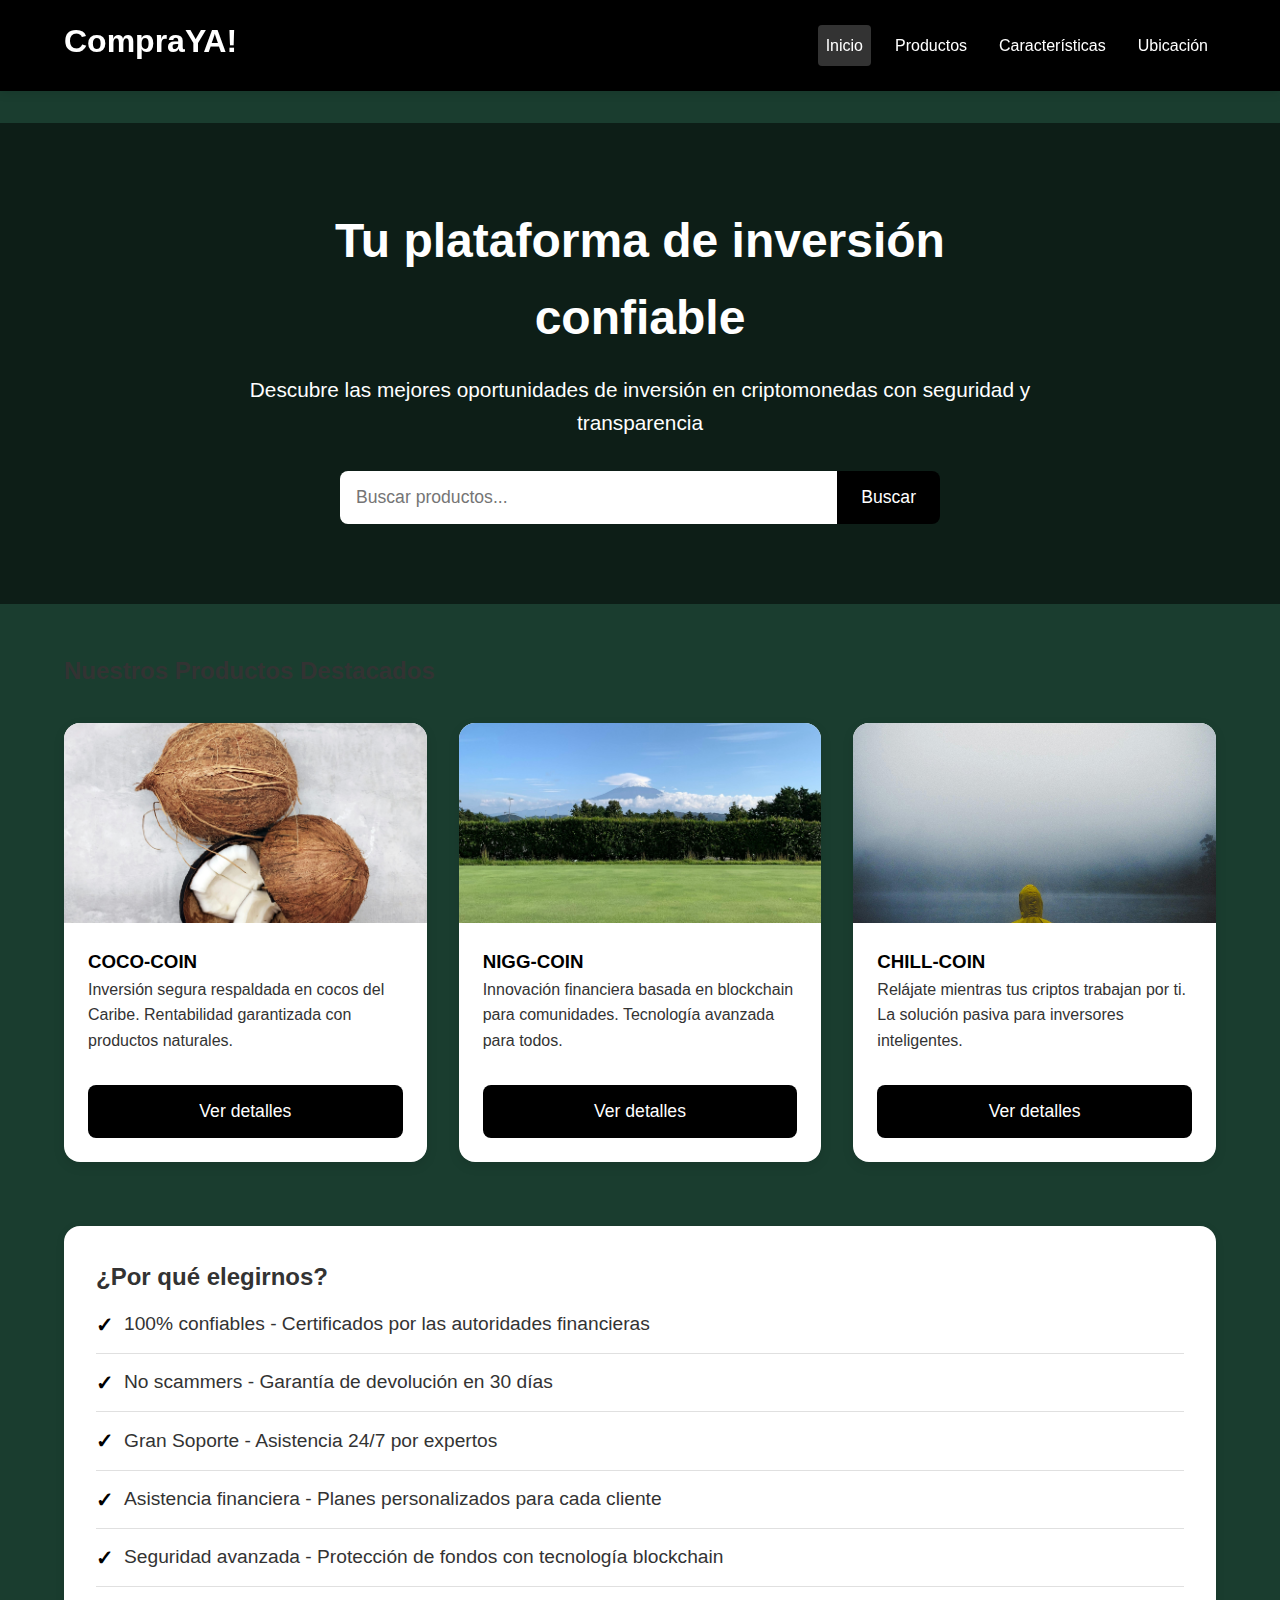
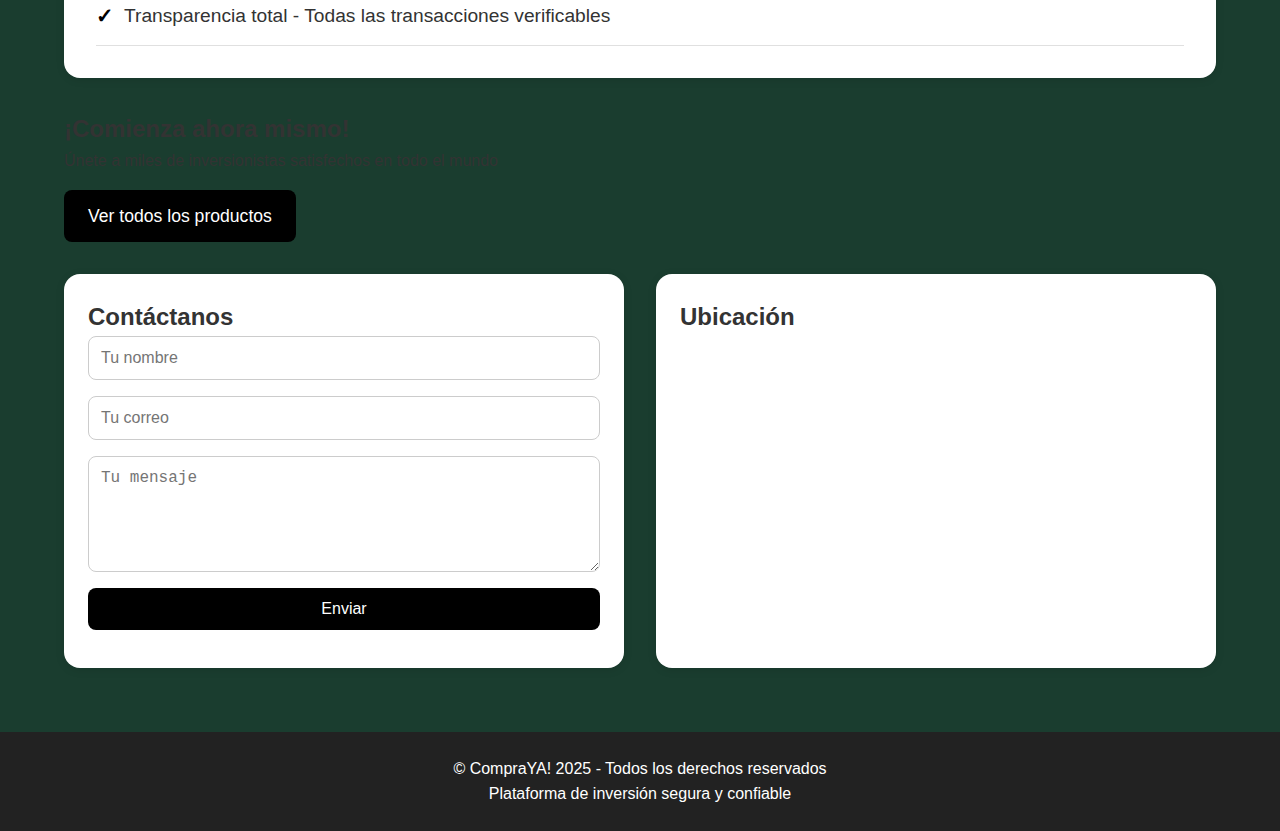
<file: index.html>
<!DOCTYPE html>
<html lang="es">
<head>
  <meta charset="UTF-8">
  <meta name="viewport" content="width=device-width, initial-scale=1.0">
  <title>CompraYA! - Inicio</title>
  <link rel="stylesheet" href="webp.css">
</head>
<body>
  <header>
    <div class="header-container container">
      <p class="logo">CompraYA!</p>
      <nav>
        <a href="index.html" class="active">Inicio</a>
        <a href="productos.html">Productos</a>
        <a href="#caracteristicas">Características</a>
        <a href="#contacto">Ubicación</a>
      </nav>
    </div>
  </header>

  <main>
    <section class="hero">
      <div class="hero-content">
        <h1>Tu plataforma de inversión confiable</h1>
        <p>Descubre las mejores oportunidades de inversión en criptomonedas con seguridad y transparencia</p>
        <div class="search-box">
          <input type="text" placeholder="Buscar productos...">
          <button>Buscar</button>
        </div>
      </div>
    </section>

    <div class="container">
      <section id="enter-cards">
        <h2>Nuestros Productos Destacados</h2>
        <div class="cards-grid">
          <div class="carta">
            <img src="img/pexels-bogdankrupin-3986706.jpg" alt="COCO-COIN">
            <div class="carta-content">
              <h3>COCO-COIN</h3>
              <p>Inversión segura respaldada en cocos del Caribe. Rentabilidad garantizada con productos naturales.</p>
              <a href="productos.html#coco-coin" class="btn">Ver detalles</a>
            </div>
          </div>
          
          <div class="carta">
            <img src="img/pexels-leon-huang-360716986-14745766.jpg" alt="NIGG-COIN">
            <div class="carta-content">
              <h3>NIGG-COIN</h3>
              <p>Innovación financiera basada en blockchain para comunidades. Tecnología avanzada para todos.</p>
              <a href="productos.html#nigg-coin" class="btn">Ver detalles</a>
            </div>
          </div>
          
          <div class="carta">
            <img src="img/pexels-ggzadam-2894948.jpg" alt="CHILL-COIN">
            <div class="carta-content">
              <h3>CHILL-COIN</h3>
              <p>Relájate mientras tus criptos trabajan por ti. La solución pasiva para inversores inteligentes.</p>
              <a href="productos.html#chill-coin" class="btn">Ver detalles</a>
            </div>
          </div>
        </div>
      </section>

      <section id="caracteristicas">
        <h2>¿Por qué elegirnos?</h2>
        <ul>
          <li>100% confiables - Certificados por las autoridades financieras</li>
          <li>No scammers - Garantía de devolución en 30 días</li>
          <li>Gran Soporte - Asistencia 24/7 por expertos</li>
          <li>Asistencia financiera - Planes personalizados para cada cliente</li>
          <li>Seguridad avanzada - Protección de fondos con tecnología blockchain</li>
          <li>Transparencia total - Todas las transacciones verificables</li>
        </ul>
      </section>

      <section id="compra">
        <h2>¡Comienza ahora mismo!</h2>
        <p>Únete a miles de inversionistas satisfechos en todo el mundo</p>
        <a href="productos.html" class="btn">Ver todos los productos</a>
      </section>

      <section id="contacto" class="contacto-section">
        <div class="formulario">
          <h2>Contáctanos</h2>
          <form>
            <input type="text" placeholder="Tu nombre" required>
            <input type="email" placeholder="Tu correo" required>
            <textarea rows="5" placeholder="Tu mensaje" required></textarea>
            <button type="submit">Enviar</button>
          </form>
        </div>
        <div class="mapa">
          <h2>Ubicación</h2>
          <iframe 
            src="https://www.google.com/maps/embed?pb=!1m18!1m12!1m3!1d387190.2798864217!2d-74.2598645319362!3d40.6976700631467!2m3!1f0!2f0!3f0!3m2!1i1024!2i768!4f13.1!3m3!1m2!1s0x0%3A0x0!2zNDDCsDQxJzUxLjYiTiA3NMKwMTUnNDIuNiJX!5e0!3m2!1ses-419!2sco!4v1615408625240!5m2!1ses-419!2sco" 
            allowfullscreen 
            loading="lazy">
          </iframe>
        </div>
      </section>
    </div>
  </main>

  <footer>
    <div class="container">
      <p>&copy; CompraYA! 2025 - Todos los derechos reservados</p>
      <p>Plataforma de inversión segura y confiable</p>
    </div>
  </footer>
</body>
</html>
</file>
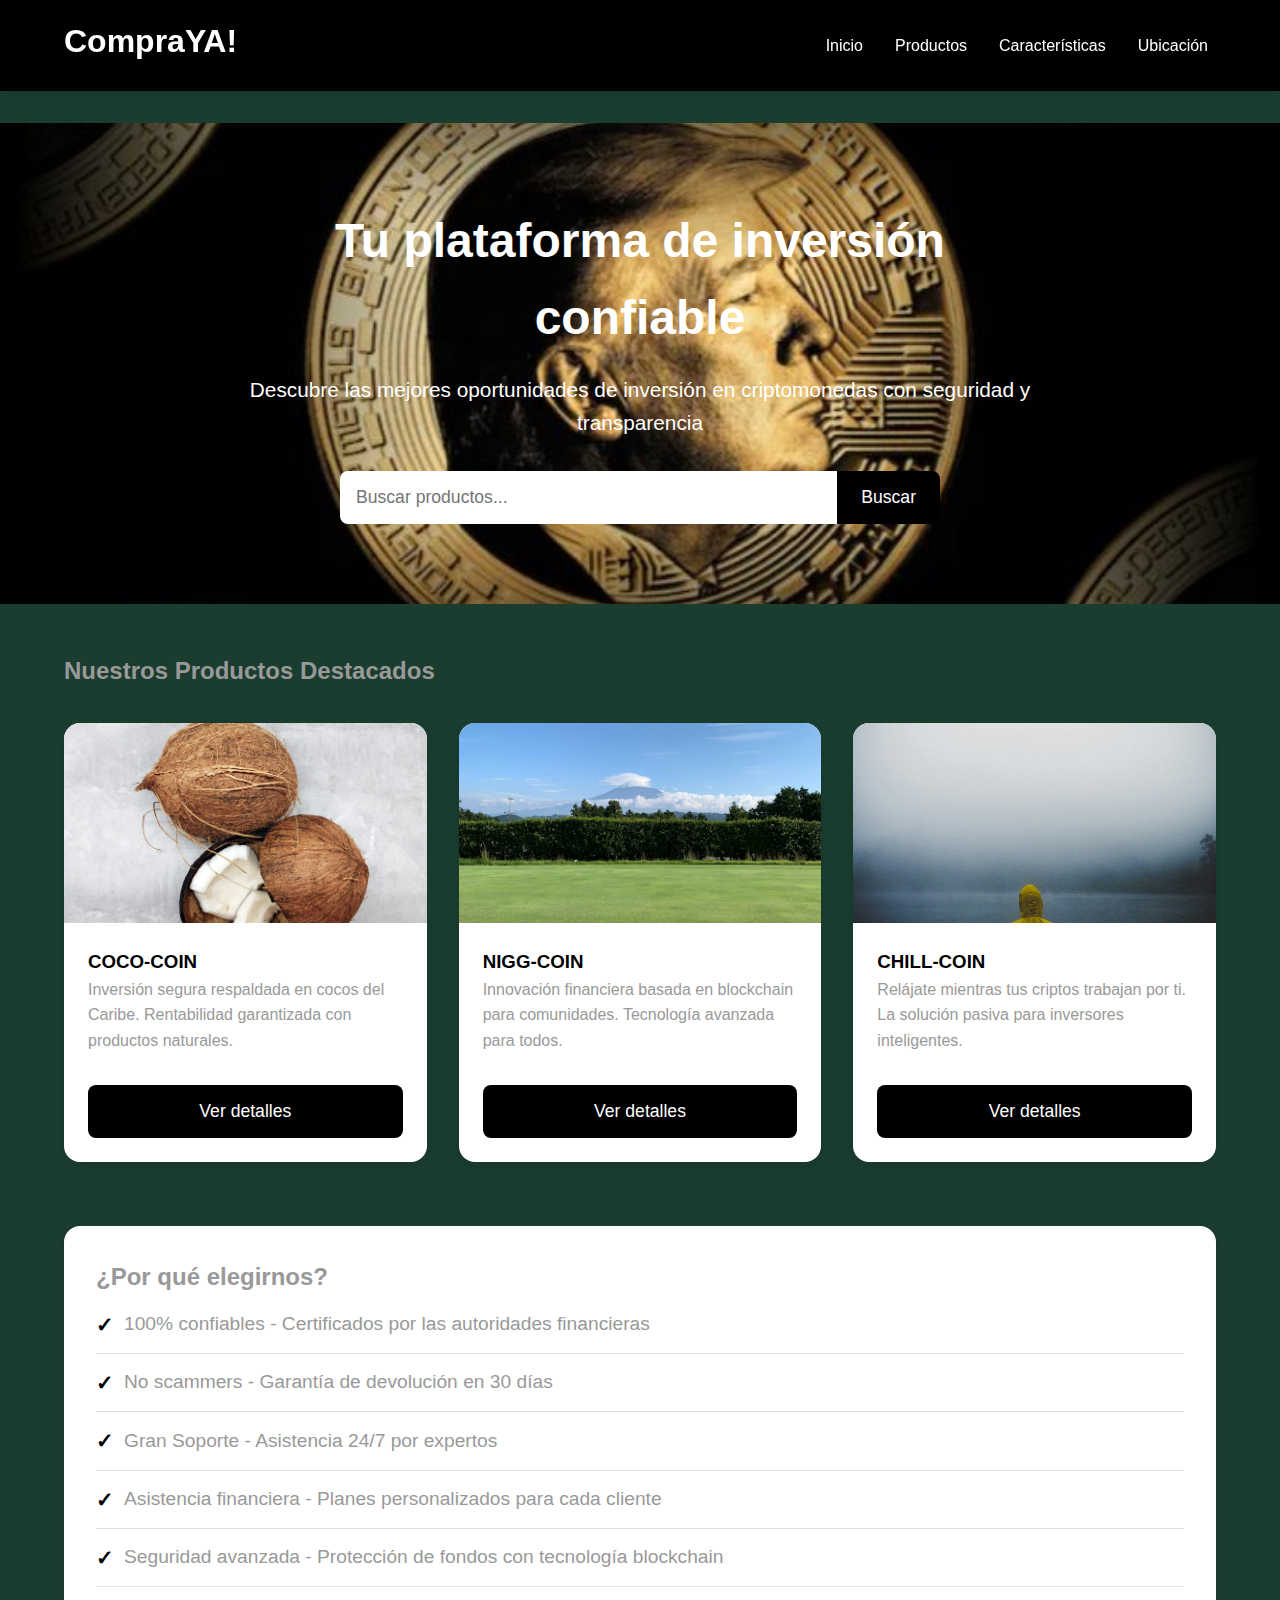
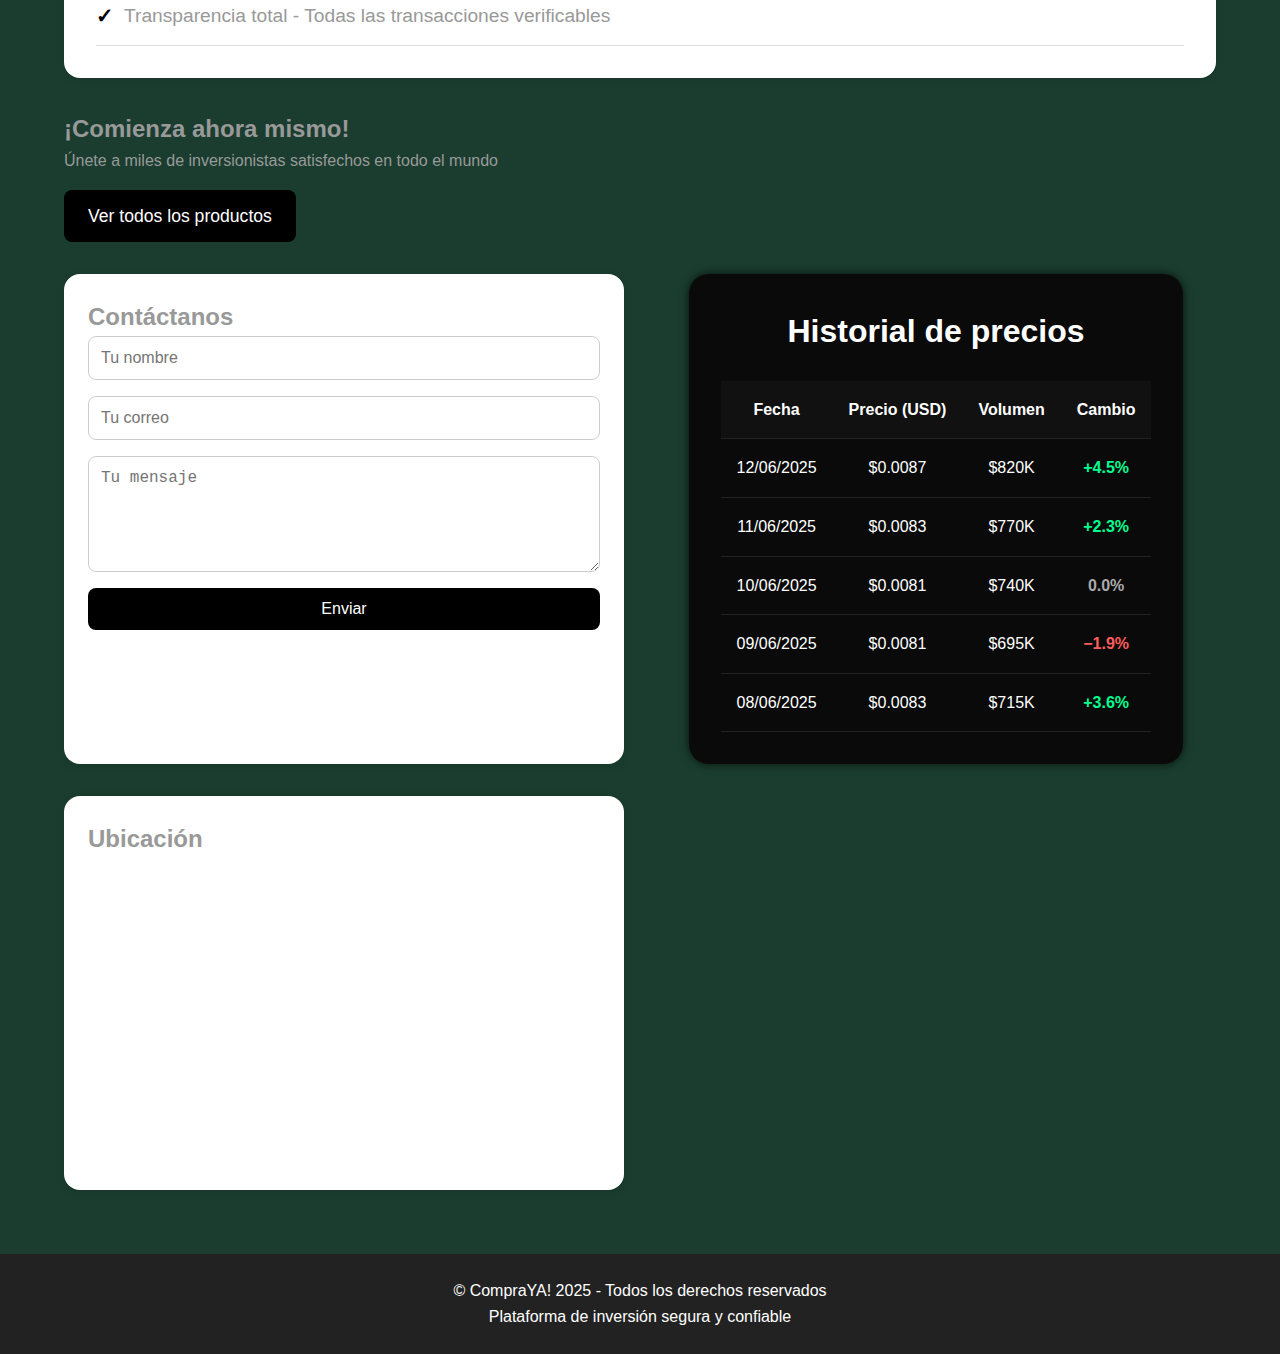
<file: img/WEBPfinal/index.html>
<!DOCTYPE html>
<html lang="es">
<head>
  <meta charset="UTF-8">
  <meta name="viewport" content="width=device-width, initial-scale=1.0">
  <title>CompraYA! - Inicio</title>
  <link rel="stylesheet" href="webp.css">
</head>
<body>
  <header>
    <div class="header-container container">
      <p class="logo">CompraYA!</p>
      <nav>
        <a href="index.html" class="active">Inicio</a>
        <a href="productos.html">Productos</a>
        <a href="#caracteristicas">Características</a>
        <a href="#contacto">Ubicación</a>
      </nav>
    </div>
  </header>

  <main>
    <section class="hero">
      <div class="hero-content">
        <h1>Tu plataforma de inversión confiable</h1>
        <p>Descubre las mejores oportunidades de inversión en criptomonedas con seguridad y transparencia</p>
        <div class="search-box">
          <input type="text" placeholder="Buscar productos...">
          <button>Buscar</button>
        </div>
      </div>
    </section>

    <div class="container">
      <section id="enter-cards">
        <h2>Nuestros Productos Destacados</h2>
        <div class="cards-grid">
          <div class="carta">
            <img src="img/pexels-bogdankrupin-3986706.jpg" alt="COCO-COIN">
            <div class="carta-content">
              <h3>COCO-COIN</h3>
              <p>Inversión segura respaldada en cocos del Caribe. Rentabilidad garantizada con productos naturales.</p>
              <a href="productos.html#coco-coin" class="btn">Ver detalles</a>
            </div>
          </div>
          
          <div class="carta">
            <img src="img/pexels-leon-huang-360716986-14745766.jpg" alt="NIGG-COIN">
            <div class="carta-content">
              <h3>NIGG-COIN</h3>
              <p>Innovación financiera basada en blockchain para comunidades. Tecnología avanzada para todos.</p>
              <a href="productos.html#nigg-coin" class="btn">Ver detalles</a>
            </div>
          </div>
          
          <div class="carta">
            <img src="img/pexels-ggzadam-2894948.jpg" alt="CHILL-COIN">
            <div class="carta-content">
              <h3>CHILL-COIN</h3>
              <p>Relájate mientras tus criptos trabajan por ti. La solución pasiva para inversores inteligentes.</p>
              <a href="productos.html#chill-coin" class="btn">Ver detalles</a>
            </div>
          </div>
        </div>
      </section>

      <section id="caracteristicas">
        <h2>¿Por qué elegirnos?</h2>
        <ul>
          <li>100% confiables - Certificados por las autoridades financieras</li>
          <li>No scammers - Garantía de devolución en 30 días</li>
          <li>Gran Soporte - Asistencia 24/7 por expertos</li>
          <li>Asistencia financiera - Planes personalizados para cada cliente</li>
          <li>Seguridad avanzada - Protección de fondos con tecnología blockchain</li>
          <li>Transparencia total - Todas las transacciones verificables</li>
        </ul>
      </section>

      <section id="compra">
        <h2>¡Comienza ahora mismo!</h2>
        <p>Únete a miles de inversionistas satisfechos en todo el mundo</p>
        <a href="productos.html" class="btn">Ver todos los productos</a>
      </section>

      <section id="contacto" class="contacto-section">
        <div class="formulario">
          <h2>Contáctanos</h2>
          <form>
            <input type="text" placeholder="Tu nombre" required>
            <input type="email" placeholder="Tu correo" required>
            <textarea rows="5" placeholder="Tu mensaje" required></textarea>
            <button type="submit">Enviar</button>
          </form>
        </div>
        <section class="price-table-section">
  <h2>Historial de precios</h2>
  <table class="price-table">
    <thead>
      <tr>
        <th>Fecha</th>
        <th>Precio (USD)</th>
        <th>Volumen</th>
        <th>Cambio</th>
      </tr>
    </thead>
    <tbody>
      <tr>
        <td>12/06/2025</td>
        <td>$0.0087</td>
        <td>$820K</td>
        <td class="positive">+4.5%</td>
      </tr>
      <tr>
        <td>11/06/2025</td>
        <td>$0.0083</td>
        <td>$770K</td>
        <td class="positive">+2.3%</td>
      </tr>
      <tr>
        <td>10/06/2025</td>
        <td>$0.0081</td>
        <td>$740K</td>
        <td class="neutral">0.0%</td>
      </tr>
      <tr>
        <td>09/06/2025</td>
        <td>$0.0081</td>
        <td>$695K</td>
        <td class="negative">−1.9%</td>
      </tr>
      <tr>
        <td>08/06/2025</td>
        <td>$0.0083</td>
        <td>$715K</td>
        <td class="positive">+3.6%</td>
      </tr>
    </tbody>
  </table>
</section>
        <div class="mapa">
          <h2>Ubicación</h2>
          <iframe 
            src="https://www.google.com/maps/embed?pb=!1m18!1m12!1m3!1d387190.2798864217!2d-74.2598645319362!3d40.6976700631467!2m3!1f0!2f0!3f0!3m2!1i1024!2i768!4f13.1!3m3!1m2!1s0x0%3A0x0!2zNDDCsDQxJzUxLjYiTiA3NMKwMTUnNDIuNiJX!5e0!3m2!1ses-419!2sco!4v1615408625240!5m2!1ses-419!2sco" 
            allowfullscreen 
            loading="lazy">
          </iframe>
        </div>
      </section>
    </div>
  </main>

  <footer>
    <div class="container">
      <p>&copy; CompraYA! 2025 - Todos los derechos reservados</p>
      <p>Plataforma de inversión segura y confiable</p>
    </div>
  </footer>
</body>
</html>
</file>
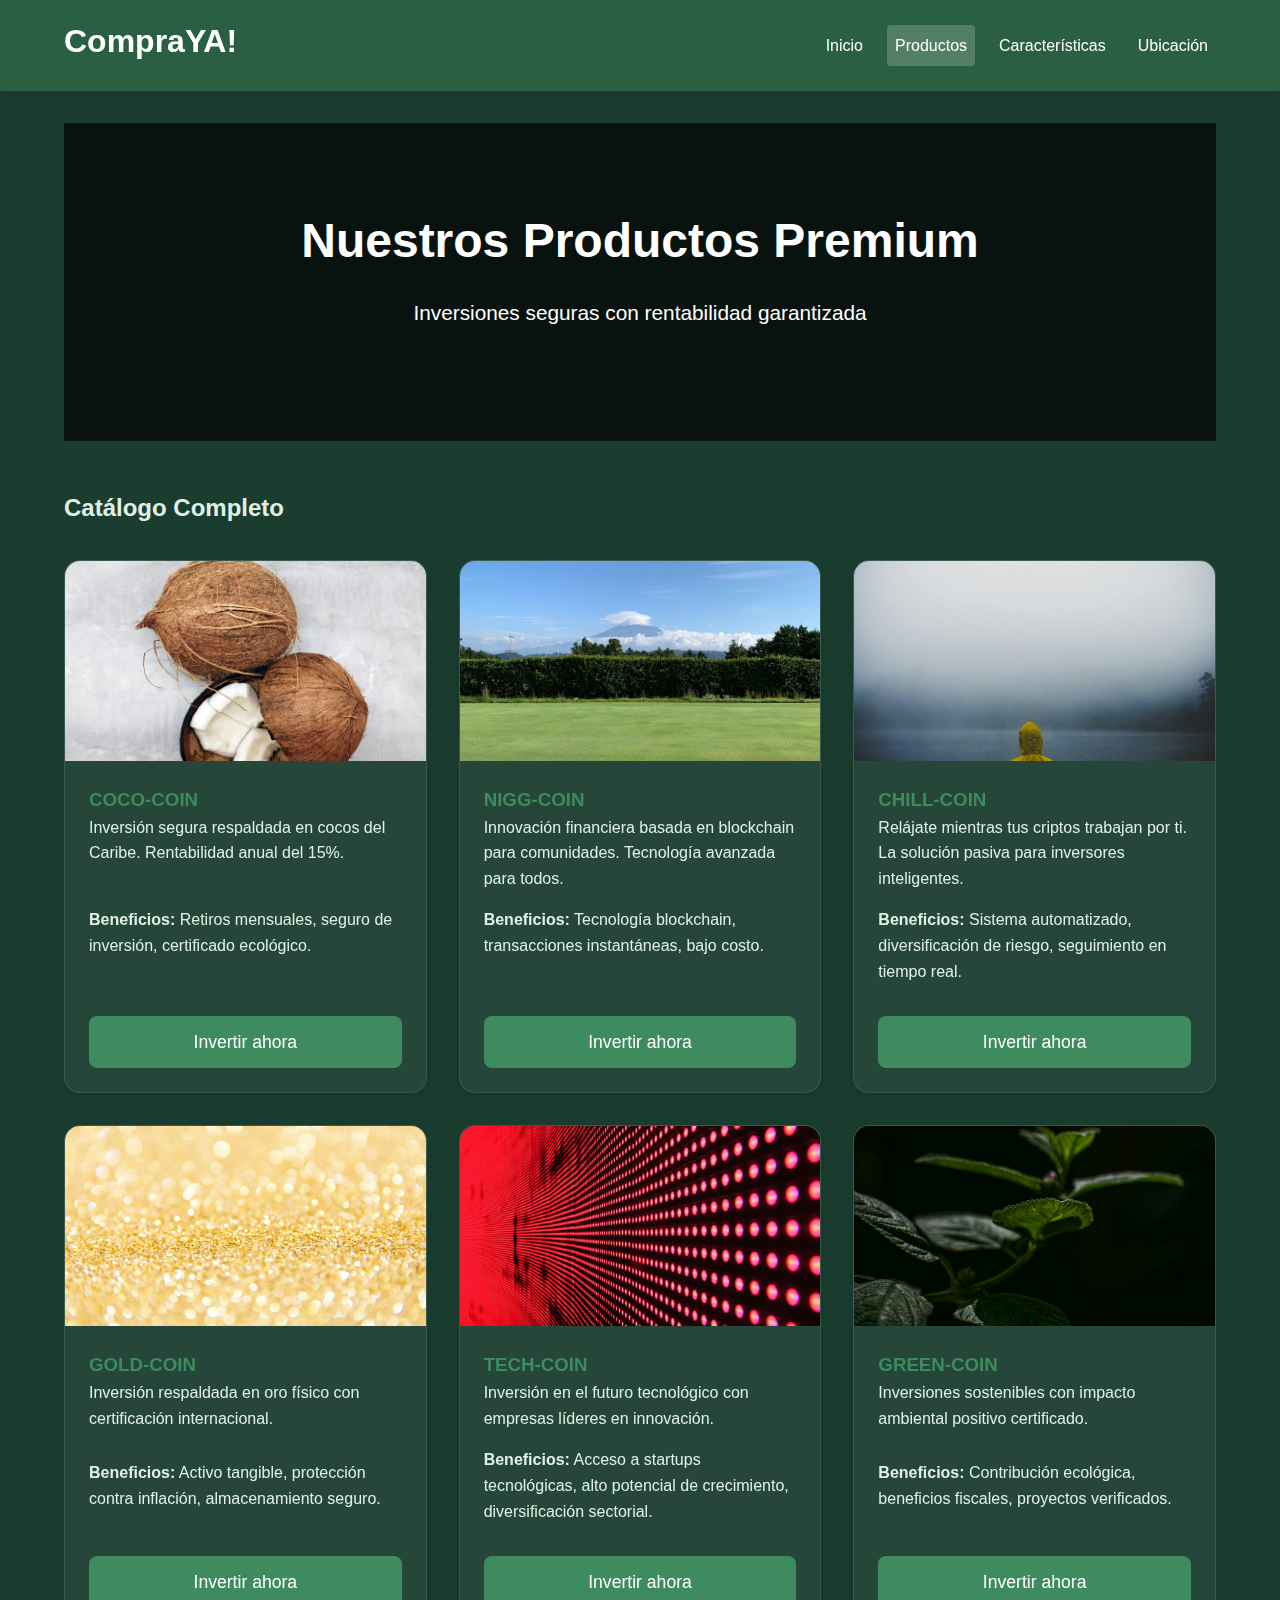
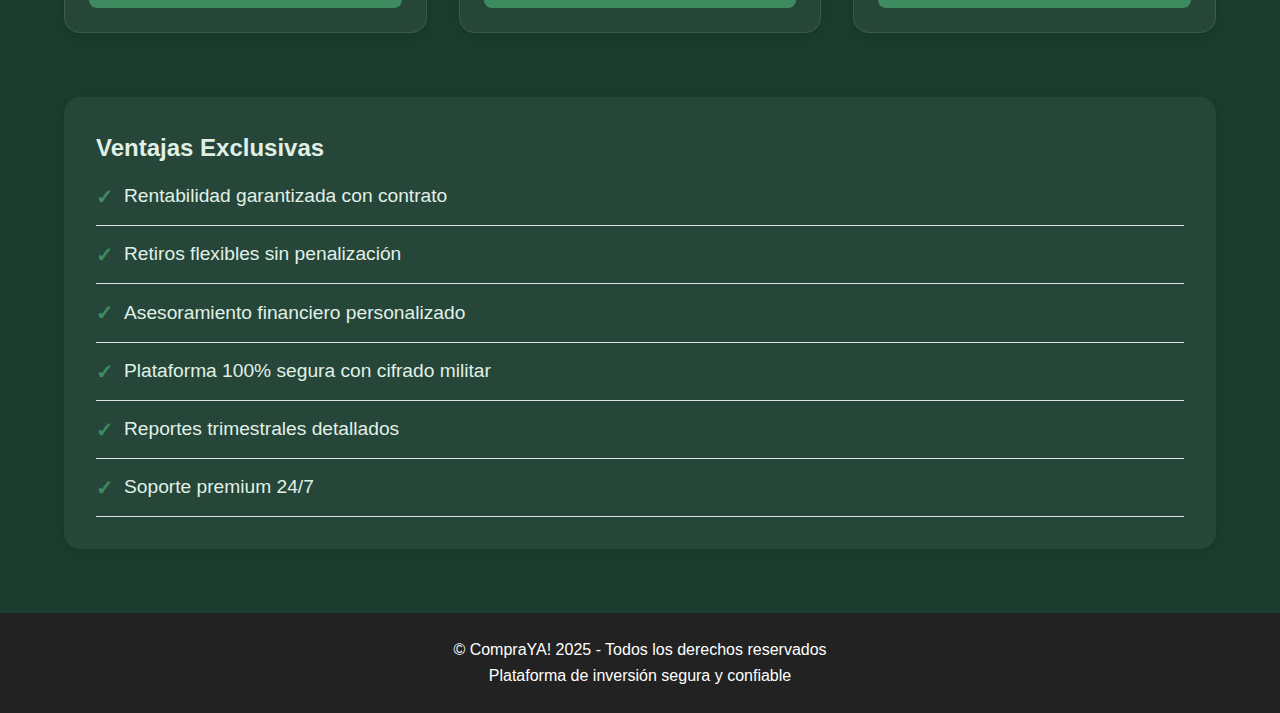
<file: productos.html>
<!DOCTYPE html>
<html lang="es">
<head>
  <meta charset="UTF-8">
  <meta name="viewport" content="width=device-width, initial-scale=1.0">
  <title>CompraYA! - Productos</title>
  <link rel="stylesheet" href="webp.css">
</head>
<body class="productos-page">
  <header>
    <div class="header-container container">
      <p class="logo">CompraYA!</p>
      <nav>
        <a href="index.html">Inicio</a>
        <a href="productos.html" class="active">Productos</a>
        <a href="index.html#caracteristicas">Características</a>
        <a href="index.html#contacto">Ubicación</a>
      </nav>
    </div>
  </header>

  <main>
    <div class="container">
      <section class="hero" style="background: linear-gradient(rgba(0, 0, 0, 0.7), rgba(0, 0, 0, 0.7)), url('https://images.unsplash.com/photo-1620336655055-b088f8cfbff0?ixlib=rb-4.0.3&auto=format&fit=crop&w=1200&q=80');">
        <div class="hero-content">
          <h1>Nuestros Productos Premium</h1>
          <p>Inversiones seguras con rentabilidad garantizada</p>
        </div>
      </section>

      <section id="enter-cards">
        <h2>Catálogo Completo</h2>
        <div class="cards-grid">
          <div class="carta" id="coco-coin">
            <img src="img/pexels-bogdankrupin-3986706.jpg" alt="COCO-COIN">
            <div class="carta-content">
              <h3>COCO-COIN</h3>
              <p>Inversión segura respaldada en cocos del Caribe. Rentabilidad anual del 15%.</p>
              <p><strong>Beneficios:</strong> Retiros mensuales, seguro de inversión, certificado ecológico.</p>
              <a href="#" class="btn">Invertir ahora</a>
            </div>
          </div>
          
          <div class="carta" id="nigg-coin">
            <img src="img/pexels-leon-huang-360716986-14745766.jpg" alt="NIGG-COIN">
            <div class="carta-content">
              <h3>NIGG-COIN</h3>
              <p>Innovación financiera basada en blockchain para comunidades. Tecnología avanzada para todos.</p>
              <p><strong>Beneficios:</strong> Tecnología blockchain, transacciones instantáneas, bajo costo.</p>
              <a href="#" class="btn">Invertir ahora</a>
            </div>
          </div>
          
          <div class="carta" id="chill-coin">
            <img src="img/pexels-ggzadam-2894948.jpg" alt="CHILL-COIN">
            <div class="carta-content">
              <h3>CHILL-COIN</h3>
              <p>Relájate mientras tus criptos trabajan por ti. La solución pasiva para inversores inteligentes.</p>
              <p><strong>Beneficios:</strong> Sistema automatizado, diversificación de riesgo, seguimiento en tiempo real.</p>
              <a href="#" class="btn">Invertir ahora</a>
            </div>
          </div>
          
          <div class="carta">
            <img src="img/pexels-namakuki-751374.jpg" alt="GOLD-COIN">
            <div class="carta-content">
              <h3>GOLD-COIN</h3>
              <p>Inversión respaldada en oro físico con certificación internacional.</p>
              <p><strong>Beneficios:</strong> Activo tangible, protección contra inflación, almacenamiento seguro.</p>
              <a href="#" class="btn">Invertir ahora</a>
            </div>
          </div>
          
          <div class="carta">
            <img src="img/pexels-pixabay-158826.jpg" alt="TECH-COIN">
            <div class="carta-content">
              <h3>TECH-COIN</h3>
              <p>Inversión en el futuro tecnológico con empresas líderes en innovación.</p>
              <p><strong>Beneficios:</strong> Acceso a startups tecnológicas, alto potencial de crecimiento, diversificación sectorial.</p>
              <a href="#" class="btn">Invertir ahora</a>
            </div>
          </div>
          
          <div class="carta">
            <img src="img/pexels-wmperspective-32426692.jpg" alt="GREEN-COIN">
            <div class="carta-content">
              <h3>GREEN-COIN</h3>
              <p>Inversiones sostenibles con impacto ambiental positivo certificado.</p>
              <p><strong>Beneficios:</strong> Contribución ecológica, beneficios fiscales, proyectos verificados.</p>
              <a href="#" class="btn">Invertir ahora</a>
            </div>
          </div>
        </div>
      </section>

      <section id="caracteristicas">
        <h2>Ventajas Exclusivas</h2>
        <ul>
          <li>Rentabilidad garantizada con contrato</li>
          <li>Retiros flexibles sin penalización</li>
          <li>Asesoramiento financiero personalizado</li>
          <li>Plataforma 100% segura con cifrado militar</li>
          <li>Reportes trimestrales detallados</li>
          <li>Soporte premium 24/7</li>
        </ul>
      </section>
    </div>
  </main>

  <footer>
    <div class="container">
      <p>&copy; CompraYA! 2025 - Todos los derechos reservados</p>
      <p>Plataforma de inversión segura y confiable</p>
    </div>
  </footer>
</body>
</html>
</file>
<file: webp.css>
:root {
  --color-primario: #000000;
  --color-secundario: #082510;
  --color-fondo: #1a3d2f;
  --color-texto: #333;
  --color-verde-oscuro: #1a3d2f;
  --color-verde-medio: #2a6041;
  --color-verde-claro: #3d8b5f;
  --color-blanco: #ffffff;
  --color-gris: #e0e0e0;
}

* {
  box-sizing: border-box;
  margin: 0;
  padding: 0;
}

body {
  font-family: 'Segoe UI', Tahoma, Geneva, Verdana, sans-serif;
  background-color: var(--color-fondo);
  color: var(--color-texto);
  line-height: 1.6;
  min-height: 100vh;
  display: flex;
  flex-direction: column;
}

.container {
  width: 100%;
  max-width: 1200px;
  margin: 0 auto;
  padding: 0 1.5rem;
}


header {
  background-color: var(--color-primario);
  color: var(--color-blanco);
  padding: 1rem 0;
  position: sticky;
  top: 0;
  z-index: 100;
  box-shadow: 0 2px 10px rgba(0, 0, 0, 0.1);
}

.header-container {
  display: flex;
  justify-content: space-between;
  align-items: center;
  flex-wrap: wrap;
}

.logo {
  font-size: 2rem;
  font-weight: bold;
  margin-bottom: 0.5rem;
}

nav {
  display: flex;
  flex-wrap: wrap;
  gap: 1rem;
}

nav a {
  color: var(--color-blanco);
  text-decoration: none;
  font-weight: 500;
  padding: 0.5rem;
  transition: all 0.3s;
  border-radius: 4px;
}

nav a:hover {
  background-color: rgba(255, 255, 255, 0.1);
}

nav a.active {
  background-color: rgba(255, 255, 255, 0.2);
}

/* MAIN CONTENT */
main {
  flex: 1;
  padding: 2rem 0;
}


.hero {
  background: linear-gradient(rgba(0, 0, 0, 0.5), rgba(0, 0, 0, 0.5));
  background-size: cover;
  background-position: center;
  color: var(--color-blanco);
  padding: 5rem 2rem;
  text-align: center;
  margin-bottom: 3rem;
}

.hero-content {
  max-width: 800px;
  margin: 0 auto;
}

.hero h1 {
  font-size: 3rem;
  margin-bottom: 1rem;
}

.hero p {
  font-size: 1.3rem;
  margin-bottom: 2rem;
}

.search-box {
  display: flex;
  max-width: 600px;
  margin: 0 auto;
}

.search-box input {
  flex: 1;
  padding: 1rem;
  border: none;
  border-radius: 8px 0 0 8px;
  font-size: 1.1rem;
}

.search-box button {
  padding: 0 1.5rem;
  background-color: var(--color-primario);
  color: var(--color-blanco);
  border: none;
  border-radius: 0 8px 8px 0;
  cursor: pointer;
  font-size: 1.1rem;
  transition: background-color 0.3s;
}

.search-box button:hover {
  background-color: var(--color-secundario);
}


.cards-grid {
  display: grid;
  grid-template-columns: repeat(auto-fit, minmax(300px, 1fr));
  gap: 2rem;
  padding: 2rem 0;
}

.carta {
  background-color: var(--color-blanco);
  border-radius: 16px;
  box-shadow: 0 4px 12px rgba(0, 0, 0, 0.1);
  overflow: hidden;
  display: flex;
  flex-direction: column;
  transition: transform 0.3s;
}

.carta:hover {
  box-shadow: 0 10px 20px rgba(0, 0, 0, 0.15);
}

.carta img {
  height: 200px;
  width: 100%;
  object-fit: cover;
}

.carta-content {
  padding: 1.5rem;
  flex: 1;
  display: flex;
  flex-direction: column;
}

.carta h3 {
  margin-top: 0;
  color: var(--color-primario);
}

.carta p {
  margin-bottom: 1rem;
  flex: 1;
}

.btn {
  background-color: var(--color-primario);
  color: var(--color-blanco);
  padding: 0.75rem 1.5rem;
  font-size: 1.1rem;
  border: none;
  border-radius: 8px;
  cursor: pointer;
  transition: background-color 0.3s;
  text-decoration: none;
  display: inline-block;
  text-align: center;
  font-weight: 500;
  margin-top: 1rem;
}

.btn:hover {
  background-color: var(--color-secundario);
}


#caracteristicas {
  padding: 2rem;
  background-color: var(--color-blanco);
  border-radius: 16px;
  box-shadow: 0 2px 8px rgba(0, 0, 0, 0.1);
  margin: 2rem 0;
}

#caracteristicas ul {
  list-style: none;
}

#caracteristicas li {
  padding: 0.75rem 0;
  font-size: 1.2rem;
  border-bottom: 1px solid var(--color-gris);
  display: flex;
  align-items: center;
}

#caracteristicas li:before {
  content: "✓";
  color: var(--color-primario);
  margin-right: 10px;
  font-weight: bold;
  font-size: 1.3rem;
}


.contacto-section {
  display: grid;
  grid-template-columns: repeat(auto-fit, minmax(400px, 1fr));
  gap: 2rem;
  padding: 2rem 0;
}

.formulario, .mapa {
  background-color: var(--color-blanco);
  padding: 1.5rem;
  border-radius: 16px;
  box-shadow: 0 2px 10px rgba(0, 0, 0, 0.1);
}

form {
  display: flex;
  flex-direction: column;
  gap: 1rem;
}

input, textarea {
  padding: 0.75rem;
  border: 1px solid #ccc;
  border-radius: 8px;
  font-size: 1rem;
  width: 100%;
}

form button {
  background-color: var(--color-primario);
  color: var(--color-blanco);
  padding: 0.75rem;
  border: none;
  border-radius: 8px;
  cursor: pointer;
  font-size: 1rem;
  transition: background-color 0.3s;
}

form button:hover {
  background-color: var(--color-secundario);
}

iframe {
  width: 100%;
  height: 300px;
  border: none;
  border-radius: 12px;
}


footer {
  background-color: #222;
  color: var(--color-blanco);
  text-align: center;
  padding: 1.5rem 0;
  margin-top: auto;
}


body.productos-page {
  background-color: var(--color-verde-oscuro);
  color: #e0f0e7;
}

.productos-page header {
  background-color: var(--color-verde-medio);
}

.productos-page .btn {
  background-color: var(--color-verde-claro);
}

.productos-page .btn:hover {
  background-color: var(--color-verde-medio);
}

.productos-page .carta {
  background-color: rgba(255, 255, 255, 0.05);
  backdrop-filter: blur(10px);
  border: 1px solid rgba(255, 255, 255, 0.1);
  color: #e0f0e7;
}

.productos-page #caracteristicas {
  background-color: rgba(255, 255, 255, 0.05);
  color: #e0f0e7;
}

.productos-page #caracteristicas li:before {
  color: var(--color-verde-claro);
}

.productos-page .carta h3 {
  color: var(--color-verde-claro);
}


@media (max-width: 768px) {
  .header-container {
    flex-direction: column;
    align-items: center;
    text-align: center;
  }
  
  nav {
    justify-content: center;
    margin-top: 1rem;
  }
  
  h1 {
    font-size: 2.5rem;
  }
  
  h2 {
    font-size: 2rem;
  }
  
  .hero {
    padding: 3rem 1rem;
  }
  
  .contacto-section {
    grid-template-columns: 1fr;
  }
  
  .search-box {
    flex-direction: column;
  }
  
  .search-box input, 
  .search-box button {
    width: 100%;
    border-radius: 8px;
    margin-bottom: 0.5rem;
  }
  
  .search-box button {
    padding: 1rem;
  }
}

@media (max-width: 480px) {
  .logo {
    font-size: 1.8rem;
  }
  
  h1 {
    font-size: 2rem;
  }
  
  h2 {
    font-size: 1.8rem;
  }
  
  .cards-grid {
    grid-template-columns: 1fr;
  }
}
</file>
<file: img/WEBPfinal/webp.css>
:root {
  --color-primario: #000000;
  --color-secundario: #082510;
  --color-fondo: #1a3d2f;
  --color-texto: #999999;
  --color-verde-oscuro: #1a3d2f;
  --color-verde-medio: #2a6041;
  --color-verde-claro: #3d8b5f;
  --color-blanco: #ffffff;
  --color-gris: #e0e0e0;
}

* {
  box-sizing: border-box;
  margin: 0;
  padding: 0;
}

body {
  font-family: 'Segoe UI', Tahoma, Geneva, Verdana, sans-serif;
  background-color: var(--color-fondo);
  color: var(--color-texto);
  line-height: 1.6;
  min-height: 100vh;
  display: flex;
  flex-direction: column;
}

.container {
  width: 100%;
  max-width: 1200px;
  margin: 0 auto;
  padding: 0 1.5rem;
}


header {
  background-color: var(--color-primario);
  color: var(--color-blanco);
  padding: 1rem 0;
  position: sticky;
  top: 0;
  z-index: 100;
  box-shadow: 0 2px 10px rgba(0, 0, 0, 0.1);
}

.header-container {
  display: flex;
  justify-content: space-between;
  align-items: center;
  flex-wrap: wrap;
}

.logo {
  font-size: 2rem;
  font-weight: bold;
  margin-bottom: 0.5rem;
}

nav {
  display: flex;
  flex-wrap: wrap;
  gap: 1rem;
}

nav a {
  color: var(--color-blanco);
  text-decoration: none;
  font-weight: 500;
  padding: 0.5rem;
  transition: all 0.3s;
  border-radius: 4px;
}

nav a:hover {
  background-color: rgba(255, 255, 255, 0.1);
}



main {
  flex: 1;
  padding: 2rem 0;
}


.hero {
  background-image: url(img/Trump-Coin-1.jpg);
  background-size: cover;
  background-position: center;
  color: var(--color-blanco);
  padding: 5rem 2rem;
  text-align: center;
  margin-bottom: 3rem;
}

.hero-content {
  max-width: 800px;
  margin: 0 auto;
}

.hero h1 {
  font-size: 3rem;
  margin-bottom: 1rem;
}

.hero p {
  font-size: 1.3rem;
  margin-bottom: 2rem;
}

.search-box {
  display: flex;
  max-width: 600px;
  margin: 0 auto;
}

.search-box input {
  flex: 1;
  padding: 1rem;
  border: none;
  border-radius: 8px 0 0 8px;
  font-size: 1.1rem;
}

.search-box button {
  padding: 0 1.5rem;
  background-color: var(--color-primario);
  color: var(--color-blanco);
  border: none;
  border-radius: 0 8px 8px 0;
  cursor: pointer;
  font-size: 1.1rem;
  transition: background-color 0.3s;
}



.cards-grid {
  display: grid;
  grid-template-columns: repeat(auto-fit, minmax(300px, 1fr));
  gap: 2rem;
  padding: 2rem 0;
}

.carta {
  background-color: var(--color-blanco);
  border-radius: 16px;
  box-shadow: 0 4px 12px rgba(0, 0, 0, 0.1);
  overflow: hidden;
  display: flex;
  flex-direction: column;
  transition: transform 0.3s;
}

.carta:hover {
  box-shadow: 0 10px 20px rgba(0, 0, 0, 0.15);
}

.carta img {
  height: 200px;
  width: 100%;
  object-fit: cover;
}

.carta-content {
  padding: 1.5rem;
  flex: 1;
  display: flex;
  flex-direction: column;
}

.carta h3 {
  margin-top: 0;
  color: var(--color-primario);
}

.carta p {
  margin-bottom: 1rem;
  flex: 1;
}

.btn {
  background-color: var(--color-primario);
  color: var(--color-blanco);
  padding: 0.75rem 1.5rem;
  font-size: 1.1rem;
  border: none;
  border-radius: 8px;
  cursor: pointer;
  transition: background-color 0.3s;
  text-decoration: none;
  display: inline-block;
  text-align: center;
  font-weight: 500;
  margin-top: 1rem;
}

.btn:hover {
  background-color: var(--color-secundario);
}


#caracteristicas {
  padding: 2rem;
  background-color: var(--color-blanco);
  border-radius: 16px;
  box-shadow: 0 2px 8px rgba(0, 0, 0, 0.1);
  margin: 2rem 0;
}

#caracteristicas ul {
  list-style: none;
}

#caracteristicas li {
  padding: 0.75rem 0;
  font-size: 1.2rem;
  border-bottom: 1px solid var(--color-gris);
  display: flex;
  align-items: center;
}

#caracteristicas li:before {
  content: "✓";
  color: var(--color-primario);
  margin-right: 10px;
  font-weight: bold;
  font-size: 1.3rem;
}


.contacto-section {
  display: grid;
  grid-template-columns: repeat(auto-fit, minmax(400px, 1fr));
  gap: 2rem;
  padding: 2rem 0;
}

.formulario, .mapa {
  background-color: var(--color-blanco);
  padding: 1.5rem;
  border-radius: 16px;
  box-shadow: 0 2px 10px rgba(0, 0, 0, 0.1);
}

form {
  display: flex;
  flex-direction: column;
  gap: 1rem;
}

input, textarea {
  padding: 0.75rem;
  border: 1px solid #ccc;
  border-radius: 8px;
  font-size: 1rem;
  width: 100%;
}

form button {
  background-color: var(--color-primario);
  color: var(--color-blanco);
  padding: 0.75rem;
  border: none;
  border-radius: 8px;
  cursor: pointer;
  font-size: 1rem;
  transition: background-color 0.3s;
}

form button:hover {
  background-color: var(--color-secundario);
}

iframe {
  width: 100%;
  height: 300px;
  border: none;
  border-radius: 12px;
}


footer {
  background-color: #222;
  color: var(--color-blanco);
  text-align: center;
  padding: 1.5rem 0;
  margin-top: auto;
}



.productos-page .carta {
  background-color: rgba(255, 255, 255, 0.05);
  backdrop-filter: blur(10px);
  border: 1px solid rgba(255, 255, 255, 0.1);
  color: #e0f0e7;
}

.productos-page #caracteristicas {
  background-color: rgba(255, 255, 255, 0.05);
  color: #e0f0e7;
}

.productos-page #caracteristicas li:before {
  color: var(--color-verde-claro);
}

.productos-page .carta h3 {
  color: var(--color-verde-claro);
}

.price-table-section {
  padding: 2rem;
  max-width: 900px;
  margin: 0 auto;
  background-color: #0a0a0a;
  border-radius: 20px;
  box-shadow: 0 0 10px rgba(0,0,0,0.7);
}

.price-table-section h2 {
  text-align: center;
  margin-bottom: 1.5rem;
  font-size: 2rem;
  color: #fff;
}

.price-table {
  width: 100%;
  border-collapse: collapse;
  color: white;
  font-size: 1rem;
}

.price-table thead {
  background-color: #111;
}

.price-table th, .price-table td {
  padding: 1rem;
  text-align: center;
  border-bottom: 1px solid #222;
}


.positive {
  color: #00ff90;
  font-weight: bold;
}

.negative {
  color: #ff5c5c;
  font-weight: bold;
}

.neutral {
  color: #aaa;
  font-weight: bold;
}

@media (max-width: 768px) {
  .header-container {
    flex-direction: column;
    align-items: center;
    text-align: center;
  }
  
  nav {
    justify-content: center;
    margin-top: 1rem;
  }
  
  h1 {
    font-size: 2.5rem;
  }
  
  h2 {
    font-size: 2rem;
  }
  
  .hero {
    padding: 3rem 1rem;
  }
  
  .contacto-section {
    grid-template-columns: 1fr;
  }
  
  .search-box {
    flex-direction: column;
  }
  
  .search-box input, 
  .search-box button {
    width: 100%;
    border-radius: 8px;
    margin-bottom: 0.5rem;
  }
  
  .search-box button {
    padding: 1rem;
  }
}

@media (max-width: 480px) {
  .logo {
    font-size: 1.8rem;
  }
  
  h1 {
    font-size: 2rem;
  }
  
  h2 {
    font-size: 1.8rem;
  }
  
  .cards-grid {
    grid-template-columns: 1fr;
  }
}
</file>
